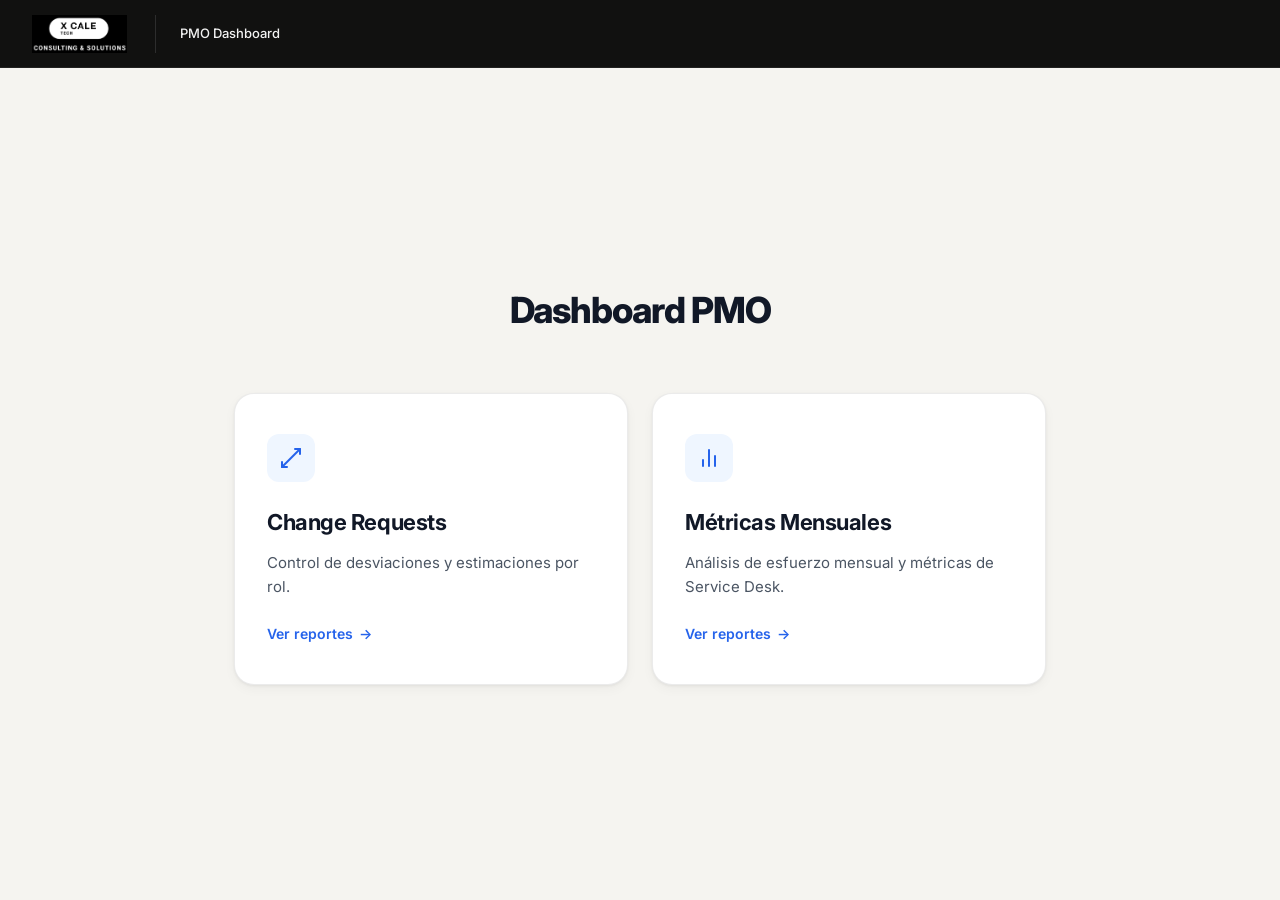
<file: index.html>
<!DOCTYPE html>
<html lang="es">
<head>
  <meta charset="UTF-8" />
  <meta name="viewport" content="width=device-width, initial-scale=1.0" />
  <title>Dashboard PMO</title>

  <link rel="preconnect" href="https://fonts.googleapis.com">
  <link rel="preconnect" href="https://fonts.gstatic.com" crossorigin>
  <link href="https://fonts.googleapis.com/css2?family=Inter:wght@400;500;600;700;800&family=IBM+Plex+Mono:wght@500;600&display=swap" rel="stylesheet">

  <link rel="stylesheet" href="assets/css/shared.css">

  <style>
    /* HOME — estilos específicos de esta página */

    body {
      display: flex;
      flex-direction: column;
    }

    main {
      max-width: 860px;
      width: 100%;
      margin: auto;
      padding: 40px 24px;
    }

    .hero {
      text-align: center;
      margin-bottom: 56px;
    }

    .hero-title {
      font-size: 36px;
      font-weight: 800;
      letter-spacing: -0.03em;
      margin-bottom: 12px;
    }

    .hero-sub {
      font-size: 16px;
      color: var(--text-secondary);
    }

    /* GRID DE TARJETAS */
    .sections-grid {
      display: grid;
      grid-template-columns: repeat(2, 1fr);
      gap: 24px;
    }

    .section-card {
      background: var(--surface);
      border: 1px solid var(--border);
      border-radius: 20px;
      padding: 40px 32px;
      text-decoration: none;
      color: inherit;
      display: flex;
      flex-direction: column;
      transition: all 0.3s cubic-bezier(0.16, 1, 0.3, 1);
      box-shadow: var(--shadow);
    }

    .section-card:hover {
      border-color: var(--accent);
      transform: translateY(-8px);
      box-shadow: 0 20px 25px -5px rgba(0, 0, 0, 0.08);
    }

    .icon-box {
      width: 48px;
      height: 48px;
      background: var(--accent-light);
      color: var(--accent);
      display: flex;
      align-items: center;
      justify-content: center;
      border-radius: var(--radius);
      margin-bottom: 24px;
    }

    .section-title {
      font-size: 22px;
      font-weight: 700;
      margin-bottom: 12px;
      letter-spacing: -0.02em;
    }

    .section-desc {
      font-size: 15px;
      line-height: 1.6;
      color: var(--text-secondary);
      margin-bottom: 24px;
    }

    .card-footer {
      margin-top: auto;
      font-size: 14px;
      font-weight: 600;
      color: var(--accent);
      display: flex;
      align-items: center;
      gap: 6px;
    }

    @media (max-width: 640px) {
      .sections-grid { grid-template-columns: 1fr; }
      main { padding: 40px 20px; }
    }
  </style>
</head>
<body>

  <nav>
    <div class="nav-brand">
      <img src="assets/img/logo-xcale.png" alt="X CALE Tech" class="nav-logo-img">
    </div>
    <span class="nav-section">PMO Dashboard</span>
  </nav>

  <main>
    <header class="hero">
      <h1 class="hero-title">Dashboard PMO</h1>
    </header>

    <div class="sections-grid">
      <a href="crs/index.html" class="section-card">
        <div class="icon-box">
          <svg width="24" height="24" viewBox="0 0 24 24" fill="none" stroke="currentColor" stroke-width="2" stroke-linecap="round" stroke-linejoin="round"><path d="M16 3h5v5"></path><path d="M8 21H3v-5"></path><path d="M21 3 3 21"></path></svg>
        </div>
        <h2 class="section-title">Change Requests</h2>
        <p class="section-desc">Control de desviaciones y estimaciones por rol.</p>
        <div class="card-footer">Ver reportes <span>→</span></div>
      </a>

      <a href="mensual/index.html" class="section-card">
        <div class="icon-box">
          <svg width="24" height="24" viewBox="0 0 24 24" fill="none" stroke="currentColor" stroke-width="2" stroke-linecap="round" stroke-linejoin="round"><line x1="18" y1="20" x2="18" y2="10"></line><line x1="12" y1="20" x2="12" y2="4"></line><line x1="6" y1="20" x2="6" y2="14"></line></svg>
        </div>
        <h2 class="section-title">Métricas Mensuales</h2>
        <p class="section-desc">Análisis de esfuerzo mensual y métricas de Service Desk.</p>
        <div class="card-footer">Ver reportes <span>→</span></div>
      </a>
    </div>
  </main>

</body>
</html>
</file>
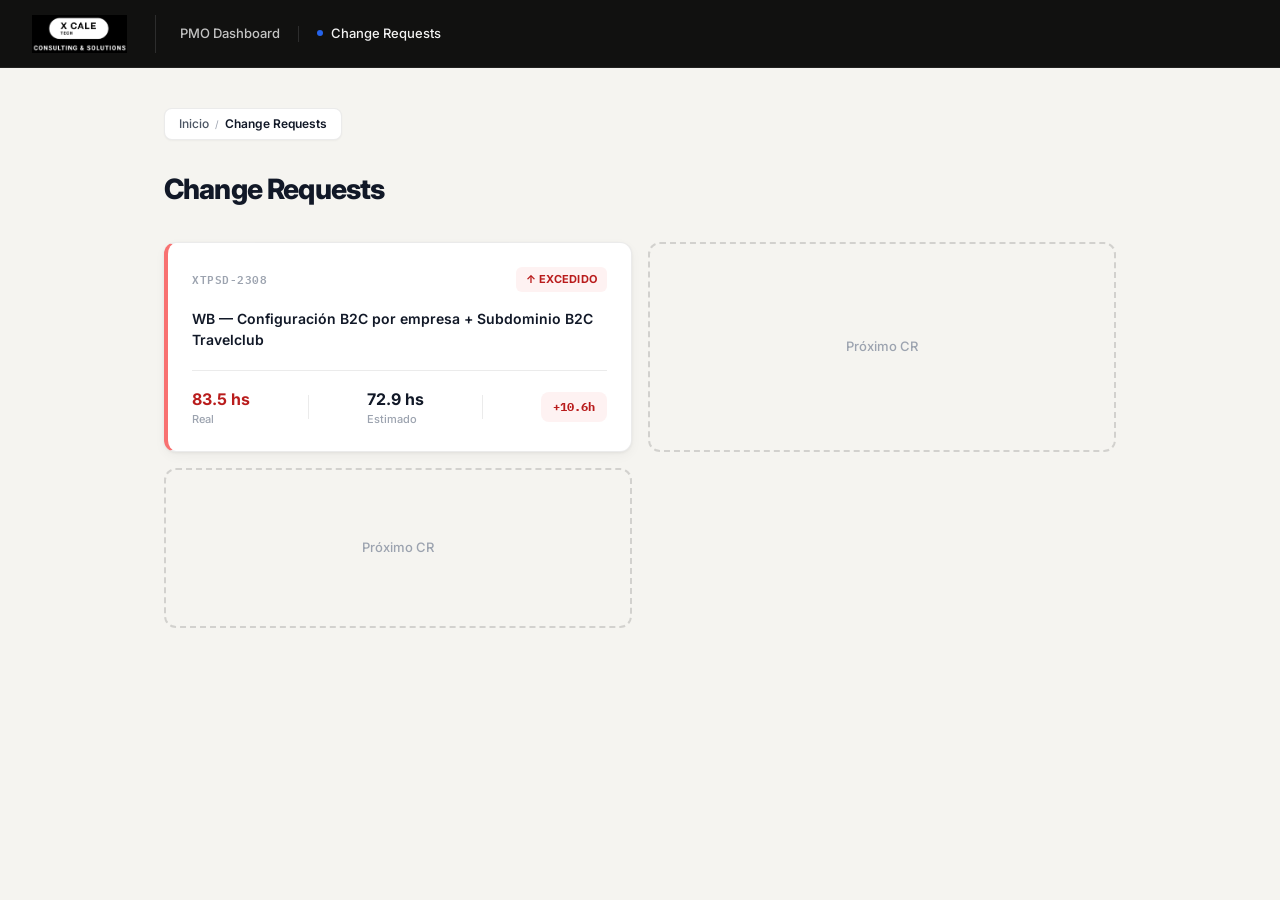
<file: crs/index.html>
<!DOCTYPE html>
<html lang="es">
<head>
  <meta charset="UTF-8" />
  <meta name="viewport" content="width=device-width, initial-scale=1.0" />
  <title>Change Requests · PMO Dashboard</title>

  <link rel="preconnect" href="https://fonts.googleapis.com">
  <link rel="preconnect" href="https://fonts.gstatic.com" crossorigin>
  <link href="https://fonts.googleapis.com/css2?family=Inter:wght@400;500;600;700;800&family=IBM+Plex+Mono:wght@500;600&display=swap" rel="stylesheet">

  <link rel="stylesheet" href="../assets/css/shared.css">

  <style>
    /* CRS INDEX — estilos específicos de esta página */

    main {
      max-width: 1000px;
      margin: 0 auto;
      padding: 40px 24px 64px;
    }

    .page-header { margin-bottom: 32px; }

    .page-title {
      font-size: 28px;
      font-weight: 800;
      letter-spacing: -0.03em;
    }

    /* GRID */
    .cards-grid {
      display: grid;
      grid-template-columns: repeat(auto-fill, minmax(320px, 1fr));
      gap: 16px;
    }

    /* CR CARD */
    .cr-card {
      background: var(--surface);
      border: 1px solid var(--border);
      border-left: 4px solid var(--red-border);
      border-radius: var(--radius);
      padding: 24px;
      box-shadow: var(--shadow);
      transition: all 0.25s cubic-bezier(0.4, 0, 0.2, 1);
      text-decoration: none;
      color: inherit;
      display: block;
    }

    .cr-card:hover {
      transform: translateY(-4px);
      box-shadow: 0 10px 15px -3px rgba(0, 0, 0, 0.08);
      border-color: var(--border-strong);
      border-left-color: var(--red-text);
    }

    .cr-card.under { border-left-color: var(--green-border); }
    .cr-card.under:hover { border-left-color: var(--green-text); }

    .card-header {
      display: flex;
      align-items: center;
      gap: 10px;
      margin-bottom: 16px;
    }

    .card-id {
      font-size: 11px;
      font-family: var(--mono);
      color: var(--text-tertiary);
      font-weight: 600;
      letter-spacing: 0.05em;
    }

    .card-badge {
      margin-left: auto;
      font-size: 11px;
      font-weight: 700;
      padding: 4px 10px;
      border-radius: 6px;
      text-transform: uppercase;
      letter-spacing: 0.02em;
    }

    .badge-over  { background: var(--red-bg);   color: var(--red-text); }
    .badge-under { background: var(--green-bg); color: var(--green-text); }

    .card-title {
      font-size: 14px;
      font-weight: 600;
      line-height: 1.5;
      margin-bottom: 20px;
      min-height: 42px;
    }

    .card-sep {
      height: 1px;
      background: var(--border);
      margin-bottom: 16px;
    }

    .card-metrics {
      display: flex;
      align-items: center;
      justify-content: space-between;
      gap: 12px;
    }

    .metric { display: flex; flex-direction: column; }
    .metric-val { font-size: 16px; font-weight: 700; }
    .metric-val.over { color: var(--red-text); }
    .metric-lbl { font-size: 11px; color: var(--text-tertiary); font-weight: 500; }

    .metric-divider { width: 1px; height: 24px; background: var(--border); }

    .delta-chip {
      padding: 6px 12px;
      border-radius: 8px;
      font-size: 12px;
      font-weight: 700;
      font-family: var(--mono);
    }

    .delta-over  { background: var(--red-bg);   color: var(--red-text); }
    .delta-under { background: var(--green-bg); color: var(--green-text); }

    /* EMPTY CARD */
    .card-empty {
      min-height: 160px;
      border: 2px dashed var(--border-strong);
      border-radius: var(--radius);
      display: flex;
      align-items: center;
      justify-content: center;
      color: var(--text-tertiary);
      font-size: 13px;
      font-weight: 500;
    }

    @media (max-width: 640px) {
      .cards-grid { grid-template-columns: 1fr; }
    }
  </style>
</head>

<body>
  <nav>
    <div class="nav-brand">
      <img src="../assets/img/logo-xcale.png" alt="X CALE Tech" class="nav-logo-img">
    </div>
    <span class="nav-section">PMO Dashboard</span>
    <div class="nav-sep"></div>
    <span class="nav-section">Change Requests</span>
  </nav>

  <main>
    <div class="breadcrumb">
      <a href="../index.html">Inicio</a>
      <span class="breadcrumb-sep">/</span>
      <span class="breadcrumb-current">Change Requests</span>
    </div>

    <div class="page-header">
      <h1 class="page-title">Change Requests</h1>
    </div>

    <div class="cards-grid">
      <a class="cr-card" href="xtpsd-2308.html">
        <div class="card-header">
          <span class="card-id">XTPSD-2308</span>
          <span class="card-badge badge-over">↑ Excedido</span>
        </div>
        <div class="card-title">WB — Configuración B2C por empresa + Subdominio B2C Travelclub</div>
        <div class="card-sep"></div>
        <div class="card-metrics">
          <div class="metric">
            <span class="metric-val over">83.5 hs</span>
            <span class="metric-lbl">Real</span>
          </div>
          <div class="metric-divider"></div>
          <div class="metric">
            <span class="metric-val">72.9 hs</span>
            <span class="metric-lbl">Estimado</span>
          </div>
          <div class="metric-divider"></div>
          <span class="delta-chip delta-over">+10.6h</span>
        </div>
      </a>

      <div class="card-empty">Próximo CR</div>
      <div class="card-empty">Próximo CR</div>
    </div>
  </main>
</body>
</html>
</file>
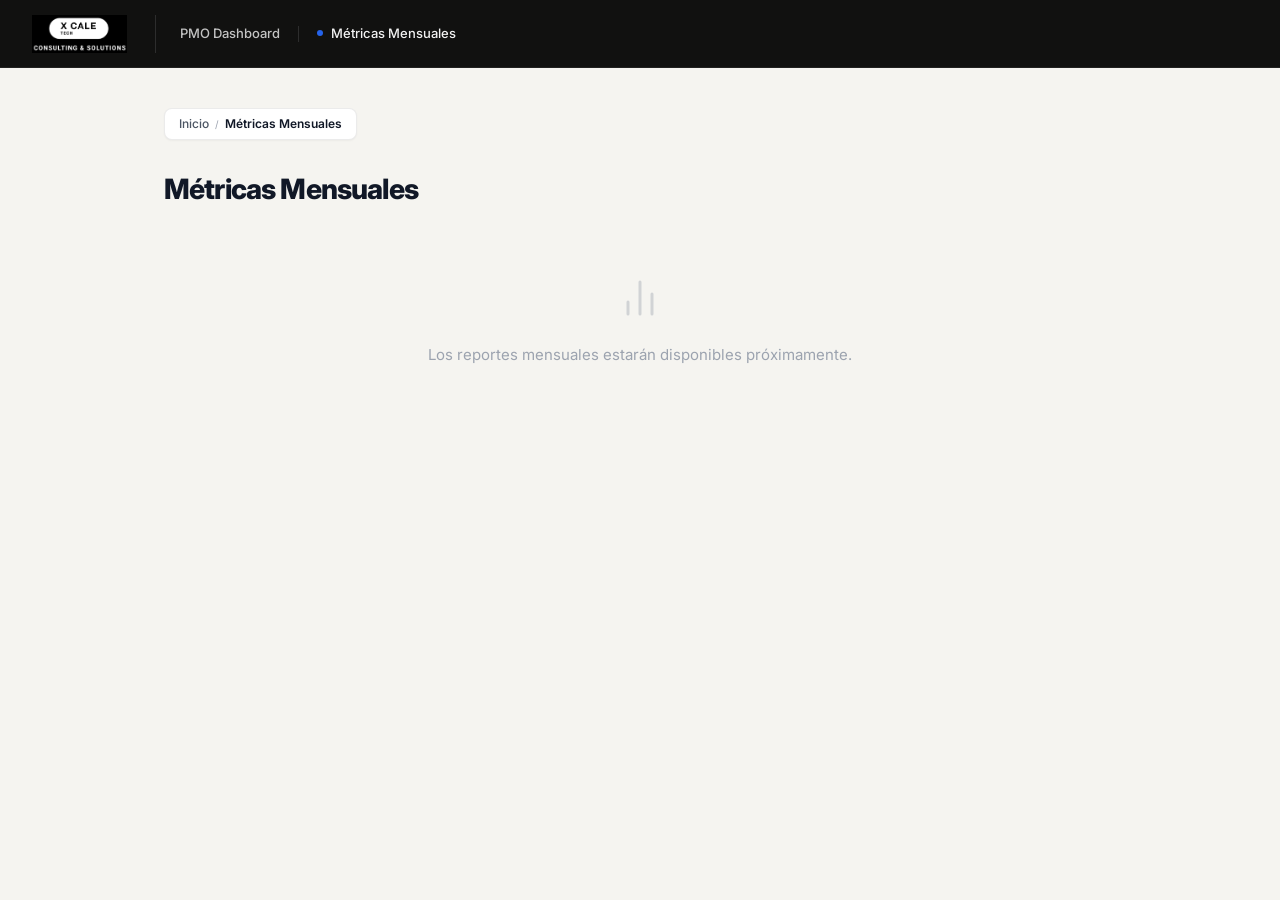
<file: mensual/index.html>
<!DOCTYPE html>
<html lang="es">
<head>
  <meta charset="UTF-8" />
  <meta name="viewport" content="width=device-width, initial-scale=1.0" />
  <title>Métricas Mensuales · PMO Dashboard</title>

  <link rel="preconnect" href="https://fonts.googleapis.com">
  <link rel="preconnect" href="https://fonts.gstatic.com" crossorigin>
  <link href="https://fonts.googleapis.com/css2?family=Inter:wght@400;500;600;700;800&family=IBM+Plex+Mono:wght@500;600&display=swap" rel="stylesheet">

  <link rel="stylesheet" href="../assets/css/shared.css">

  <style>
    /* MENSUAL INDEX — estilos específicos de esta página */

    main {
      max-width: 1000px;
      margin: 0 auto;
      padding: 40px 24px 64px;
    }

    .page-header { margin-bottom: 32px; }

    .page-title {
      font-size: 28px;
      font-weight: 800;
      letter-spacing: -0.03em;
    }

    .empty-state {
      margin-top: 64px;
      text-align: center;
      color: var(--text-tertiary);
    }

    .empty-state svg {
      margin-bottom: 16px;
      opacity: 0.4;
    }

    .empty-state p {
      font-size: 15px;
    }
  </style>
</head>

<body>
  <nav>
    <div class="nav-brand">
      <img src="../assets/img/logo-xcale.png" alt="X CALE Tech" class="nav-logo-img">
    </div>
    <span class="nav-section">PMO Dashboard</span>
    <div class="nav-sep"></div>
    <span class="nav-section">Métricas Mensuales</span>
  </nav>

  <main>
    <div class="breadcrumb">
      <a href="../index.html">Inicio</a>
      <span class="breadcrumb-sep">/</span>
      <span class="breadcrumb-current">Métricas Mensuales</span>
    </div>

    <div class="page-header">
      <h1 class="page-title">Métricas Mensuales</h1>
    </div>

    <div class="empty-state">
      <svg width="48" height="48" viewBox="0 0 24 24" fill="none" stroke="currentColor" stroke-width="1.5" stroke-linecap="round" stroke-linejoin="round">
        <line x1="18" y1="20" x2="18" y2="10"></line>
        <line x1="12" y1="20" x2="12" y2="4"></line>
        <line x1="6" y1="20" x2="6" y2="14"></line>
      </svg>
      <p>Los reportes mensuales estarán disponibles próximamente.</p>
    </div>
  </main>
</body>
</html>
</file>
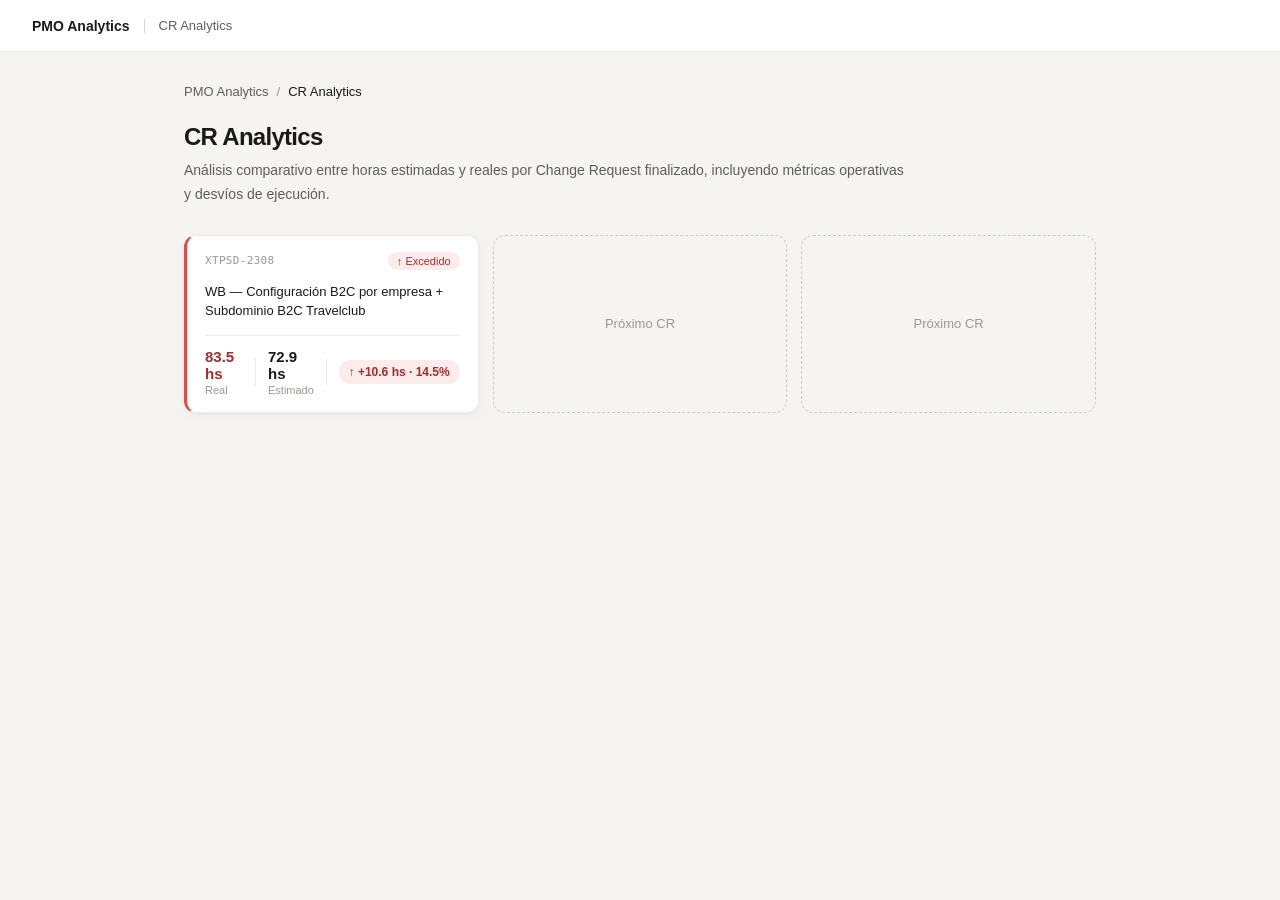
<file: reportes/index.html>
<!DOCTYPE html>
<html lang="es">

<head>
  <meta charset="UTF-8" />
  <meta name="viewport" content="width=device-width, initial-scale=1.0" />

  <title>CR Analytics</title>

  <style>
    *,
    *::before,
    *::after {
      box-sizing: border-box;
      margin: 0;
      padding: 0;
    }

    :root {
      --bg: #f5f4f0;
      --surface: #ffffff;

      --border: rgba(0, 0, 0, 0.08);
      --border-strong: rgba(0, 0, 0, 0.16);

      --text-primary: #1a1a18;
      --text-secondary: #5f5e5a;
      --text-tertiary: #9a9890;

      --red-bg: #FCEBEB;
      --red-text: #A32D2D;
      --red-border: #E24B4A;

      --green-bg: #EAF3DE;
      --green-text: #3B6D11;
      --green-border: #639922;

      --shadow:
        0 1px 2px rgba(0,0,0,0.03),
        0 3px 12px rgba(0,0,0,0.04);

      --radius: 12px;

      --mono: 'SF Mono', 'Monaco', monospace;
      --font: -apple-system, BlinkMacSystemFont, 'Segoe UI', sans-serif;
    }

    body {
      font-family: var(--font);
      background: var(--bg);
      color: var(--text-primary);
      min-height: 100vh;
    }

    /* NAV */

    nav {
      height: 52px;
      background: var(--surface);

      border-bottom: 0.5px solid var(--border);

      display: flex;
      align-items: center;
      gap: 14px;

      padding: 0 32px;

      position: sticky;
      top: 0;
      z-index: 10;
    }

    .nav-logo {
      font-size: 14px;
      font-weight: 600;
    }

    .nav-sep {
      width: 1px;
      height: 14px;
      background: var(--border-strong);
    }

    .nav-section {
      font-size: 13px;
      color: var(--text-secondary);
    }

    /* LAYOUT */

    main {
      max-width: 960px;
      margin: 0 auto;
      padding: 32px 24px 64px;
    }

    /* BREADCRUMB */

    .breadcrumb {
      display: flex;
      align-items: center;
      gap: 8px;

      margin-bottom: 24px;

      font-size: 13px;
    }

    .breadcrumb a {
      color: var(--text-secondary);
      text-decoration: none;

      transition: color 0.15s ease;
    }

    .breadcrumb a:hover {
      color: var(--text-primary);
    }

    .breadcrumb-sep {
      color: var(--text-tertiary);
    }

    .breadcrumb-current {
      color: var(--text-primary);
      font-weight: 500;
    }

    /* PAGE HEADER */

    .page-header {
      margin-bottom: 28px;
    }

    .page-title {
      font-size: 24px;
      font-weight: 650;

      margin-bottom: 8px;

      letter-spacing: -0.03em;
    }

    .page-sub {
      font-size: 14px;
      line-height: 1.7;

      color: var(--text-secondary);

      max-width: 720px;
    }

    /* GRID */

    .cards-grid {
      display: grid;
      grid-template-columns: repeat(auto-fill, minmax(290px, 1fr));
      gap: 14px;
    }

    /* CARD */

    .cr-card {
      background: var(--surface);

      border: 0.5px solid var(--border);

      border-left: 3px solid var(--red-border);

      border-radius: var(--radius);

      padding: 16px 18px;

      box-shadow: var(--shadow);

      transition:
        transform 0.15s ease,
        box-shadow 0.15s ease;

      text-decoration: none;

      color: inherit;

      display: block;

      cursor: pointer;
    }

    .cr-card:hover {
      transform: translateY(-1px);

      box-shadow:
        0 2px 6px rgba(0,0,0,0.04),
        0 8px 20px rgba(0,0,0,0.05);
    }

    .cr-card.under {
      border-left-color: var(--green-border);
    }

    .card-header {
      display: flex;
      align-items: center;
      gap: 10px;

      margin-bottom: 12px;
    }

    .card-id {
      font-size: 11px;
      font-family: var(--mono);

      color: var(--text-tertiary);

      letter-spacing: 0.03em;
    }

    .card-badge {
      margin-left: auto;

      display: inline-flex;
      align-items: center;
      gap: 4px;

      font-size: 11px;
      font-weight: 500;

      padding: 3px 9px;

      border-radius: 999px;
    }

    .badge-over {
      background: var(--red-bg);
      color: var(--red-text);
    }

    .badge-under {
      background: var(--green-bg);
      color: var(--green-text);
    }

    .card-title {
      font-size: 13px;
      font-weight: 500;

      line-height: 1.5;

      margin-bottom: 14px;

      color: var(--text-primary);
    }

    .card-sep {
      height: 1px;
      background: var(--border);

      margin-bottom: 12px;
    }

    .card-metrics {
      display: flex;
      align-items: center;
      justify-content: space-between;

      gap: 12px;
    }

    .metric {
      display: flex;
      flex-direction: column;
      gap: 2px;
    }

    .metric-val {
      font-size: 15px;
      font-weight: 600;
    }

    .metric-val.over {
      color: var(--red-text);
    }

    .metric-lbl {
      font-size: 11px;
      color: var(--text-tertiary);
    }

    .metric-divider {
      width: 1px;
      height: 28px;
      background: var(--border);
    }

    .delta-chip {
      display: inline-flex;
      align-items: center;
      gap: 5px;

      padding: 5px 10px;

      border-radius: 999px;

      font-size: 12px;
      font-weight: 600;

      white-space: nowrap;
    }

    .delta-over {
      background: var(--red-bg);
      color: var(--red-text);
    }

    .delta-under {
      background: var(--green-bg);
      color: var(--green-text);
    }

    /* EMPTY CARD */

    .card-empty {
      min-height: 132px;

      border: 1px dashed var(--border-strong);

      border-radius: var(--radius);

      display: flex;
      align-items: center;
      justify-content: center;

      color: var(--text-tertiary);

      font-size: 13px;
    }

    /* RESPONSIVE */

    @media (max-width: 640px) {

      nav {
        padding: 0 18px;
      }

      main {
        padding: 24px 18px 48px;
      }

      .cards-grid {
        grid-template-columns: 1fr;
      }

    }

  </style>
</head>

<body>

  <nav>

    <span class="nav-logo">
      PMO Analytics
    </span>

    <div class="nav-sep"></div>

    <span class="nav-section">
      CR Analytics
    </span>

  </nav>

  <main>

    <div class="breadcrumb">

      <a href="../../index.html">
        PMO Analytics
      </a>

      <span class="breadcrumb-sep">
        /
      </span>

      <span class="breadcrumb-current">
        CR Analytics
      </span>

    </div>

    <div class="page-header">

      <div class="page-title">
        CR Analytics
      </div>

      <div class="page-sub">
        Análisis comparativo entre horas estimadas y reales
        por Change Request finalizado, incluyendo métricas
        operativas y desvíos de ejecución.
      </div>

    </div>

    <div class="cards-grid">

      <a class="cr-card" href="xtpsd-2308.html">

        <div class="card-header">

          <span class="card-id">
            XTPSD-2308
          </span>

          <span class="card-badge badge-over">
            ↑ Excedido
          </span>

        </div>

        <div class="card-title">
          WB — Configuración B2C por empresa + Subdominio B2C Travelclub
        </div>

        <div class="card-sep"></div>

        <div class="card-metrics">

          <div class="metric">

            <span class="metric-val over">
              83.5 hs
            </span>

            <span class="metric-lbl">
              Real
            </span>

          </div>

          <div class="metric-divider"></div>

          <div class="metric">

            <span class="metric-val">
              72.9 hs
            </span>

            <span class="metric-lbl">
              Estimado
            </span>

          </div>

          <div class="metric-divider"></div>

          <span class="delta-chip delta-over">
            ↑ +10.6 hs · 14.5%
          </span>

        </div>

      </a>

      <div class="card-empty">
        Próximo CR
      </div>

      <div class="card-empty">
        Próximo CR
      </div>

    </div>

  </main>

</body>

</html>
</file>
<file: assets/css/shared.css>
/* =========================================================
   SHARED — PMO Dashboard  |  X CALE TECH
   Tokens, reset, nav, breadcrumb.
   ========================================================= */

/* 1. TOKENS */
:root {
  --bg: #f5f4f0;
  --surface: #ffffff;
  --accent: #2563eb;
  --accent-light: #eff6ff;

  --border: rgba(0, 0, 0, 0.08);
  --border-strong: rgba(0, 0, 0, 0.14);

  --text-primary: #111827;
  --text-secondary: #4b5563;
  --text-tertiary: #9ca3af;

  --red-bg: #fef2f2;
  --red-text: #b91c1c;
  --red-border: #f87171;

  --green-bg: #f0fdf4;
  --green-text: #15803d;
  --green-border: #4ade80;

  --amber-bg: #fffbeb;
  --amber-text: #d97706;
  --amber-border: #fcd34d;

  --shadow: 0 1px 3px rgba(0, 0, 0, 0.06), 0 4px 12px rgba(0, 0, 0, 0.04);
  --radius: 12px;
  --font: 'Inter', -apple-system, BlinkMacSystemFont, 'Segoe UI', sans-serif;
  --mono: 'IBM Plex Mono', 'SF Mono', 'Monaco', monospace;

  /* Nav dark */
  --nav-bg: #111110;
  --nav-border: rgba(255, 255, 255, 0.07);
  --nav-sep: rgba(255, 255, 255, 0.12);
  --nav-text-dim: rgba(255, 255, 255, 0.45);
  --nav-text: rgba(255, 255, 255, 0.75);
  --nav-text-active: rgba(255, 255, 255, 0.95);
}

/* 2. RESET */
*, *::before, *::after {
  box-sizing: border-box;
  margin: 0;
  padding: 0;
}

/* 3. BASE */
body {
  font-family: var(--font);
  background: var(--bg);
  color: var(--text-primary);
  line-height: 1.5;
  min-height: 100vh;
}

/* ─────────────────────────────────────────
   4. NAV  —  dark, logo-first
   ───────────────────────────────────────── */
nav {
  height: 68px;
  background: var(--nav-bg);
  border-bottom: 1px solid var(--nav-border);
  display: flex;
  align-items: center;
  padding: 0 32px;
  position: sticky;
  top: 0;
  z-index: 100;
  gap: 0;
}

/* Logo container */
.nav-brand {
  display: flex;
  align-items: center;
  flex-shrink: 0;
  padding-right: 28px;
  margin-right: 24px;
  border-right: 1px solid var(--nav-sep);
}

.nav-logo-img {
  height: 38px;
  width: auto;
  display: block;
  /* Invierte el logo: píldora negra → blanca, bg blanco → negro (se funde con nav) */
  filter: invert(1);
}

/* Separadores y secciones */
.nav-sep {
  width: 1px;
  height: 16px;
  background: var(--nav-sep);
  flex-shrink: 0;
  margin: 0 18px;
}

.nav-section {
  font-size: 13px;
  font-weight: 500;
  color: var(--nav-text);
  white-space: nowrap;
}

/* Última sección = active, más brillante */
.nav-section:last-of-type {
  color: var(--nav-text-active);
}

/* Dot de acento azul en la última sección */
.nav-section:last-of-type::before {
  content: '';
  display: inline-block;
  width: 6px;
  height: 6px;
  background: var(--accent);
  border-radius: 50%;
  margin-right: 8px;
  vertical-align: middle;
  position: relative;
  top: -1px;
}

/* En páginas raíz (solo una sección) no mostrar el dot */
.nav-section:only-of-type::before {
  display: none;
}

/* ─────────────────────────────────────────
   5. BREADCRUMB (dentro de main)
   ───────────────────────────────────────── */
.breadcrumb {
  display: inline-flex;
  align-items: center;
  gap: 6px;
  margin-bottom: 28px;
  font-size: 12px;
  background: var(--surface);
  border: 1px solid var(--border);
  border-radius: 8px;
  padding: 6px 14px;
  box-shadow: 0 1px 2px rgba(0,0,0,0.04);
}

.breadcrumb a {
  color: var(--text-secondary);
  text-decoration: none;
  font-weight: 500;
  transition: color 0.15s ease;
}

.breadcrumb a:hover { color: var(--accent); }

.breadcrumb-sep {
  color: var(--text-tertiary);
  font-size: 10px;
}

.breadcrumb-current {
  color: var(--text-primary);
  font-weight: 600;
}
</file>
